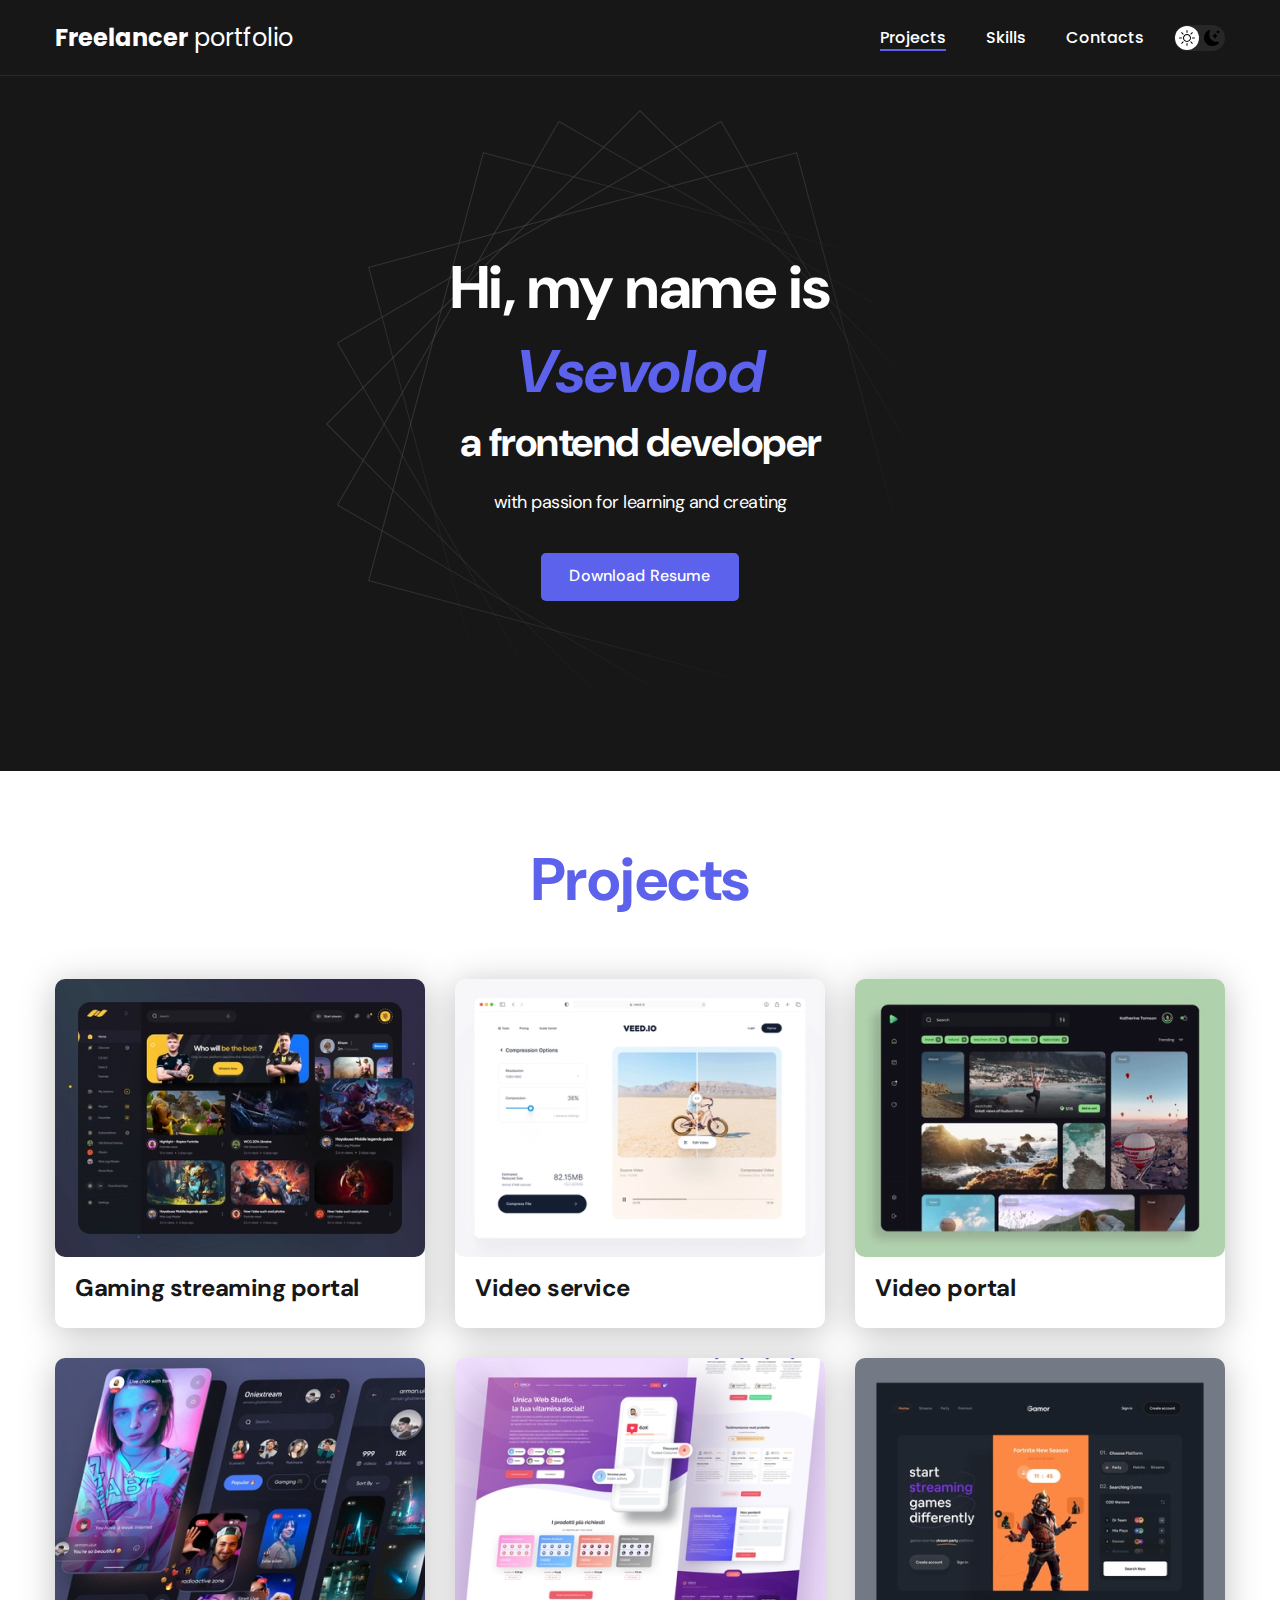
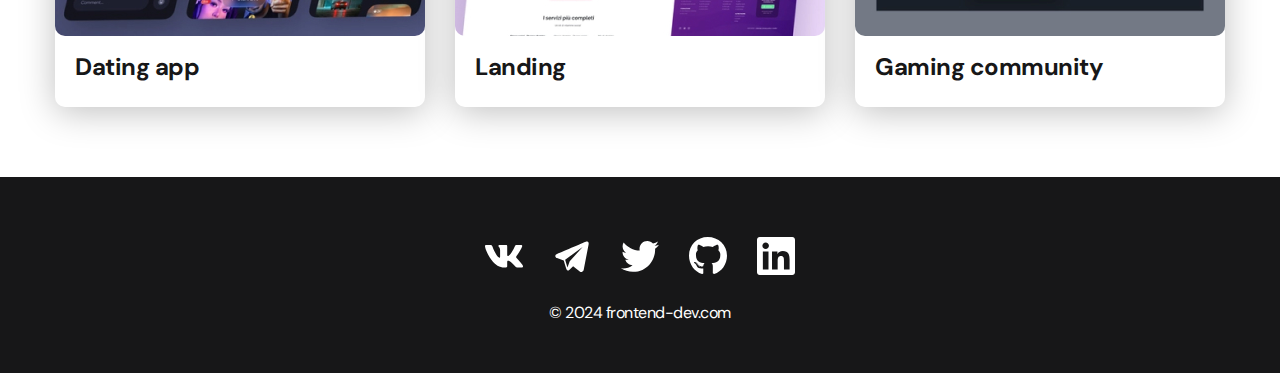
<file: index.html>
<!DOCTYPE html>
<html lang="en">
	<head>
		<meta charset="UTF-8" />
		<meta name="viewport" content="width=device-width, initial-scale=1.0" />
		<title>Freelancer portfolio</title>
		<link
			rel="shortcut icon"
			href="./images/icons/favicon.png"
			type="image/x-icon"
		/>
		<link rel="stylesheet" href="./styles/reset.css" />
		<link rel="stylesheet" href="./styles/main.css" />
		<link rel="stylesheet" href="./styles/media.css" />
	</head>
	<body>
		<nav class="nav">
			<div class="container">
				<div class="nav-row">
					<a href="./index.html" class="logo"
						><strong>Freelancer</strong> portfolio</a>

					<button class="dark-mode-bt">
						<img
							src="./images/icons/sun.svg"
							alt="Light mode"
							class="dark-mode-bt__icon"
						/>
						<img
							src="./images/icons/moon.svg"
							alt="Dark mode"
							class="dark-mode-bt__icon"
						/>
					</button>

					<ul class="nav-list">
						<li class="nav-list__item">
							<a
								href="./index.html"
								class="nav-list__link nav-list__link--active"
								>Projects</a
							>
						</li>
						<li class="nav-list__item">
							<a href="./skills.html" class="nav-list__link">Skills</a>
						</li>
						<li class="nav-list__item">
							<a href="./contacts.html" class="nav-list__link">Contacts</a>
						</li>
					</ul>
				</div>
			</div>
		</nav>

		<header class="header">
			<div class="header__wrapper">
				<h1 class="header__title">
					<strong>Hi, my name is <em>Vsevolod</em></strong
					><br />
					a frontend developer
				</h1>
				<div class="header__text">
					<p>with passion for learning and creating</p>
				</div>
				<a href="#!" class="btn">Download Resume</a>
			</div>
		</header>

		<main class="section">
			<div class="container">
				<h2 class="title-1">Projects</h2>
				<ul class="projects">
					<li class="project">
						<a href="./project-page.html">
							<img
								src="./images/01.jpg"
								alt="Project 01"
								class="project__image"
							/>
							<h3 class="project-title">Gaming streaming portal</h3>
						</a>
					</li>
					<li class="project">
						<a href="./project-page.html">
							<img
								src="./images/02.jpg"
								alt="Project 02"
								class="project__image"
							/>
							<h3 class="project-title">Video service</h3>
						</a>
					</li>
					<li class="project">
						<a href="./project-page.html">
							<img
								src="./images/03.jpg"
								alt="Project 03"
								class="project__image"
							/>
							<h3 class="project-title">Video portal</h3>
						</a>
					</li>
					<li class="project">
						<a href="./project-page.html">
							<img
								src="./images/04.jpg"
								alt="Project 04"
								class="project__image"
							/>
							<h3 class="project-title">Dating app</h3>
						</a>
					</li>
					<li class="project">
						<a href="./project-page.html">
							<img
								src="./images/05.jpg"
								alt="Project 05"
								class="project__image"
							/>
							<h3 class="project-title">Landing</h3>
						</a>
					</li>
					<li class="project">
						<a href="./project-page.html">
							<img
								src="./images/06.jpg"
								alt="Project 06"
								class="project__image"
							/>
							<h3 class="project-title">Gaming community</h3>
						</a>
					</li>
				</ul>
			</div>
		</main>

		<footer class="footer">
			<div class="container">
				<div class="footer__wrapper">
					<ul class="social">
						<li class="social__item">
							<a href="https://vk.com/id566726895"
								><img src="./images/icons/vk.svg" alt="VK"
							/></a>
						</li>
						<li class="social__item">
							<a
								class="social__item-link"
								href="https://web.telegram.org/k/#@rozetked"
								><img class="tg-img" src="images/icons/telegram.svg" alt="tg"
							/></a>
						</li>
						<li class="social__item">
							<a href="#!"
								><img src="./images/icons/twitter.svg" alt="twitter"
							/></a>
						</li>
						<li class="social__item">
							<a href="https://github.com/sewaldo"
								><img src="./images/icons/gitHub.svg" alt="gitHub"
							/></a>
						</li>
						<li class="social__item">
							<a href="#!"
								><img src="./images/icons/linkedIn.svg" alt="VK"
							/></a>
						</li>
					</ul>
					<div class="copyright">
						<p>© 2024 frontend-dev.com</p>
					</div>
				</div>
			</div>
		</footer>

		<script src="./js/main.js"></script>
	</body>
</html>
</file>
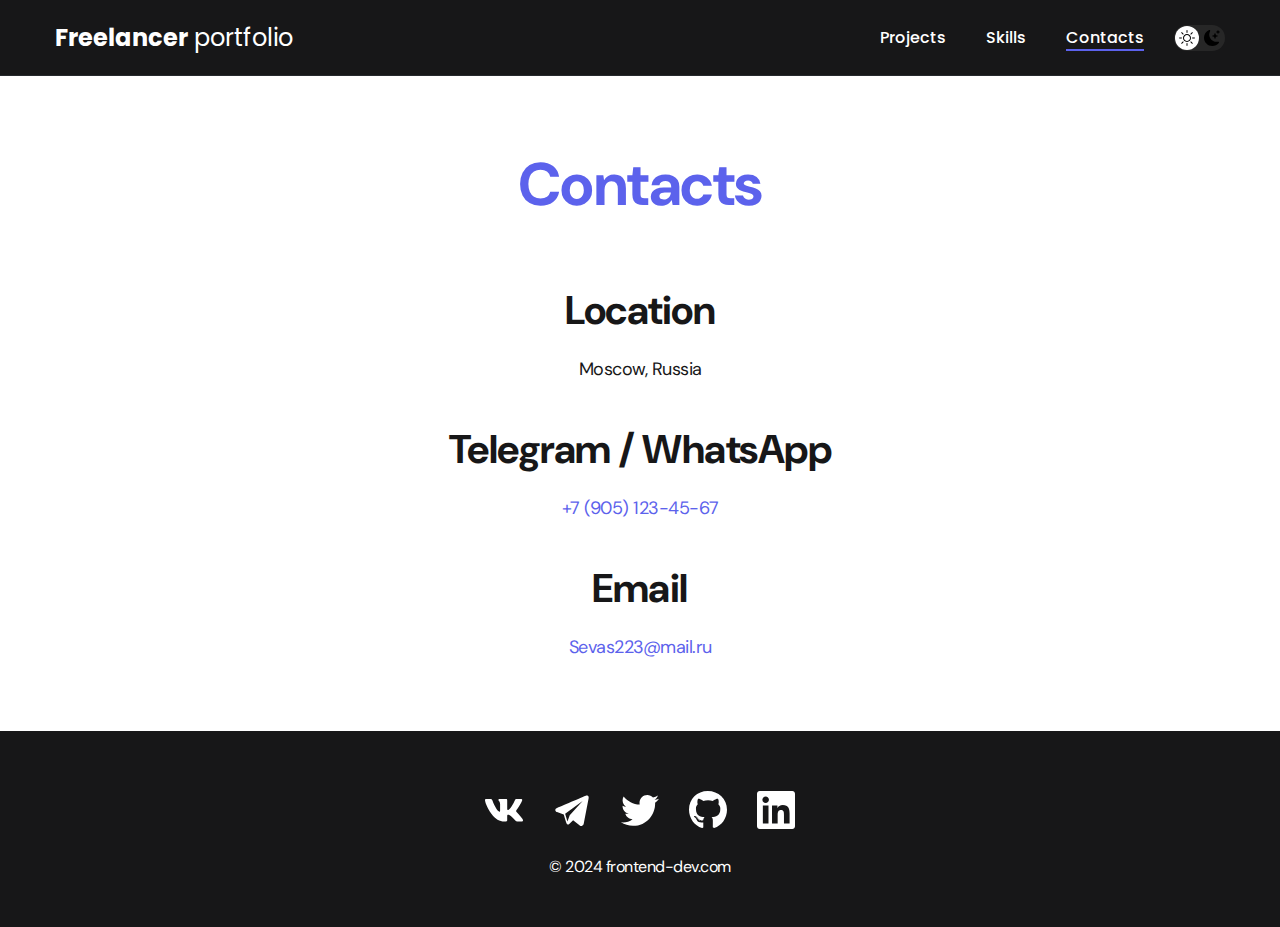
<file: contacts.html>
<!DOCTYPE html>
<html lang="en">
	<head>
		<meta charset="UTF-8" />
		<meta name="viewport" content="width=device-width, initial-scale=1.0" />
		<title>Freelancer portfolio</title>
		<link rel="stylesheet" href="./styles/reset.css" />
		<link rel="stylesheet" href="./styles/main.css" />
		<link rel="stylesheet" href="./styles/media.css" />
	</head>
	<body>

		<nav class="nav">
			<div class="container">
				<div class="nav-row">
					<a href="./index.html" class="logo"
						><strong>Freelancer</strong> portfolio</a>
            <button class="dark-mode-bt">
              <img
                src="./images/icons/sun.svg"
                alt="Light mode"
                class="dark-mode-bt__icon"
              />
              <img
                src="./images/icons/moon.svg"
                alt="Dark mode"
                class="dark-mode-bt__icon"
              />
            </button>
					<ul class="nav-list">
						<li class="nav-list__item">
							<a href="./index.html" class="nav-list__link">Projects</a>
						</li>
						<li class="nav-list__item">
							<a href="./skills.html" class="nav-list__link">Skills</a>
						</li>
						<li class="nav-list__item">
							<a
								href="./contacts.html"
								class="nav-list__link nav-list__link--active"
								>Contacts</a
							>
						</li>
					</ul>
				</div>
			</div>
		</nav>

		<main class="section">
			<div class="container">
				<h1 class="title-1">Contacts</h1>

				<ul class="content-list">
					<li class="content-list__item">
						<h2 class="title-2">Location</h2>

						<p>Moscow, Russia</p>
					</li>
					<li class="content-list__item">
						<h2 class="title-2">Telegram / WhatsApp</h2>

						<p><a href="tel:+79051234567">+7 (905) 123-45-67</a></p>
					</li>
					<li class="content-list__item">
						<h2 class="title-2">Email</h2>

						<p><a href="mailto:Sevas223@mail.ru">Sevas223@mail.ru</a></p>
					</li>
				</ul>
			</div>
		</main>

		<footer class="footer">
			<div class="container">
				<div class="footer__wrapper">
					<ul class="social">
						<li class="social__item">
							<a href="https://vk.com/id566726895"
								><img src="./images/icons/vk.svg" alt="VK"
							/></a>
						</li>
						<li class="social__item">
							<a
								class="social__item-link"
								href="https://web.telegram.org/k/#@rozetked"
								><img class="tg-img" src="images/icons/telegram.svg" alt="tg"
							/></a>
						</li>
						<li class="social__item">
							<a href="#!"
								><img src="./images/icons/twitter.svg" alt="twitter"
							/></a>
						</li>
						<li class="social__item">
							<a href="https://github.com/sewaldo"
								><img src="./images/icons/gitHub.svg" alt="gitHub"
							/></a>
						</li>
						<li class="social__item">
							<a href="#!"
								><img src="./images/icons/linkedIn.svg" alt="VK"
							/></a>
						</li>
					</ul>
					<div class="copyright">
						<p>© 2024 frontend-dev.com</p>
					</div>
				</div>
			</div>
		</footer>

    <script src="./js/main.js"></script>

	</body>
</html>
</file>
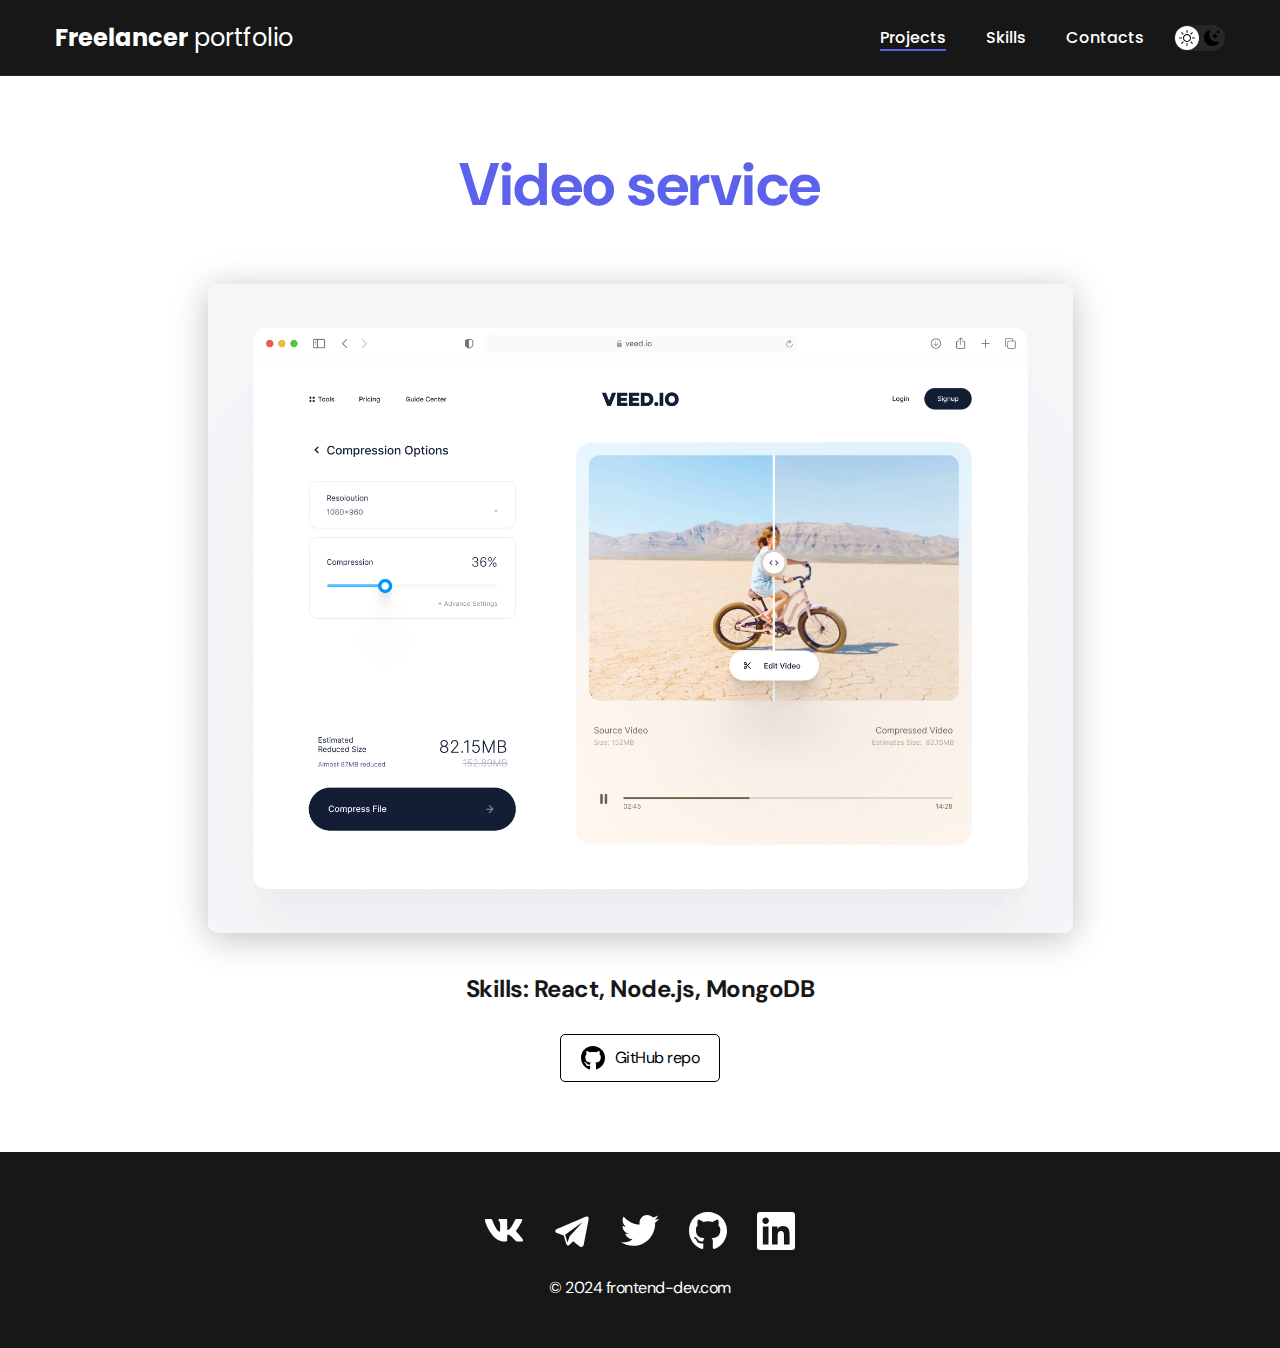
<file: project-page.html>
<!DOCTYPE html>
<html lang="en">
	<head>
		<meta charset="UTF-8" />
		<meta name="viewport" content="width=device-width, initial-scale=1.0" />
		<title>Freelancer portfolio</title>
		<link rel="stylesheet" href="./styles/reset.css" />
		<link rel="stylesheet" href="./styles/main.css" />
		<link rel="stylesheet" href="./styles/media.css" />
	</head>
	<body>

		<nav class="nav">
			<div class="container">
				<div class="nav-row">
					<a href="./index.html" class="logo"
						><strong>Freelancer</strong> portfolio</a
					>
          <button class="dark-mode-bt">
            <img
              src="./images/icons/sun.svg"
              alt="Light mode"
              class="dark-mode-bt__icon"
            />
            <img
              src="./images/icons/moon.svg"
              alt="Dark mode"
              class="dark-mode-bt__icon"
            />
          </button>
					<ul class="nav-list">
						<li class="nav-list__item">
							<a
								href="./index.html"
								class="nav-list__link nav-list__link--active"
								>Projects</a
							>
						</li>
						<li class="nav-list__item">
							<a href="./skills.html" class="nav-list__link">Skills</a>
						</li>
						<li class="nav-list__item">
							<a href="./contacts.html" class="nav-list__link">Contacts</a>
						</li>
					</ul>
				</div>
			</div>
		</nav>

		<main class="section">
			<div class="container">
				<div class="project-details">
					<h1 class="title-1">Video service</h1>

					<img
						src="./images/02-big.jpg"
						alt="Video service"
						class="project-details__image"
					/>

					<div class="project-details__desc">
						<p>Skills: React, Node.js, MongoDB</p>
					</div>
					<a href="#!" class="button-outline">
						<img src="./images/icons/gitHub-black.svg" alt="gitHub-black" />
						GitHub repo
					</a>
				</div>
			</div>
		</main>

		<footer class="footer">
			<div class="container">
				<div class="footer__wrapper">
					<ul class="social">
						<li class="social__item">
							<a href="https://vk.com/id566726895"
								><img src="./images/icons/vk.svg" alt="VK"
							/></a>
						</li>
						<li class="social__item">
							<a
								class="social__item-link"
								href="https://web.telegram.org/k/#@rozetked"
								><img class="tg-img" src="images/icons/telegram.svg" alt="tg"
							/></a>
						</li>
						<li class="social__item">
							<a href="#!"
								><img src="./images/icons/twitter.svg" alt="twitter"
							/></a>
						</li>
						<li class="social__item">
							<a href="https://github.com/sewaldo"
								><img src="./images/icons/gitHub.svg" alt="gitHub"
							/></a>
						</li>
						<li class="social__item">
							<a href="#!"
								><img src="./images/icons/linkedIn.svg" alt="VK"
							/></a>
						</li>
					</ul>
					<div class="copyright">
						<p>© 2024 frontend-dev.com</p>
					</div>
				</div>
			</div>
		</footer>

    <script src="./js/main.js"></script>

	</body>
</html>
</file>
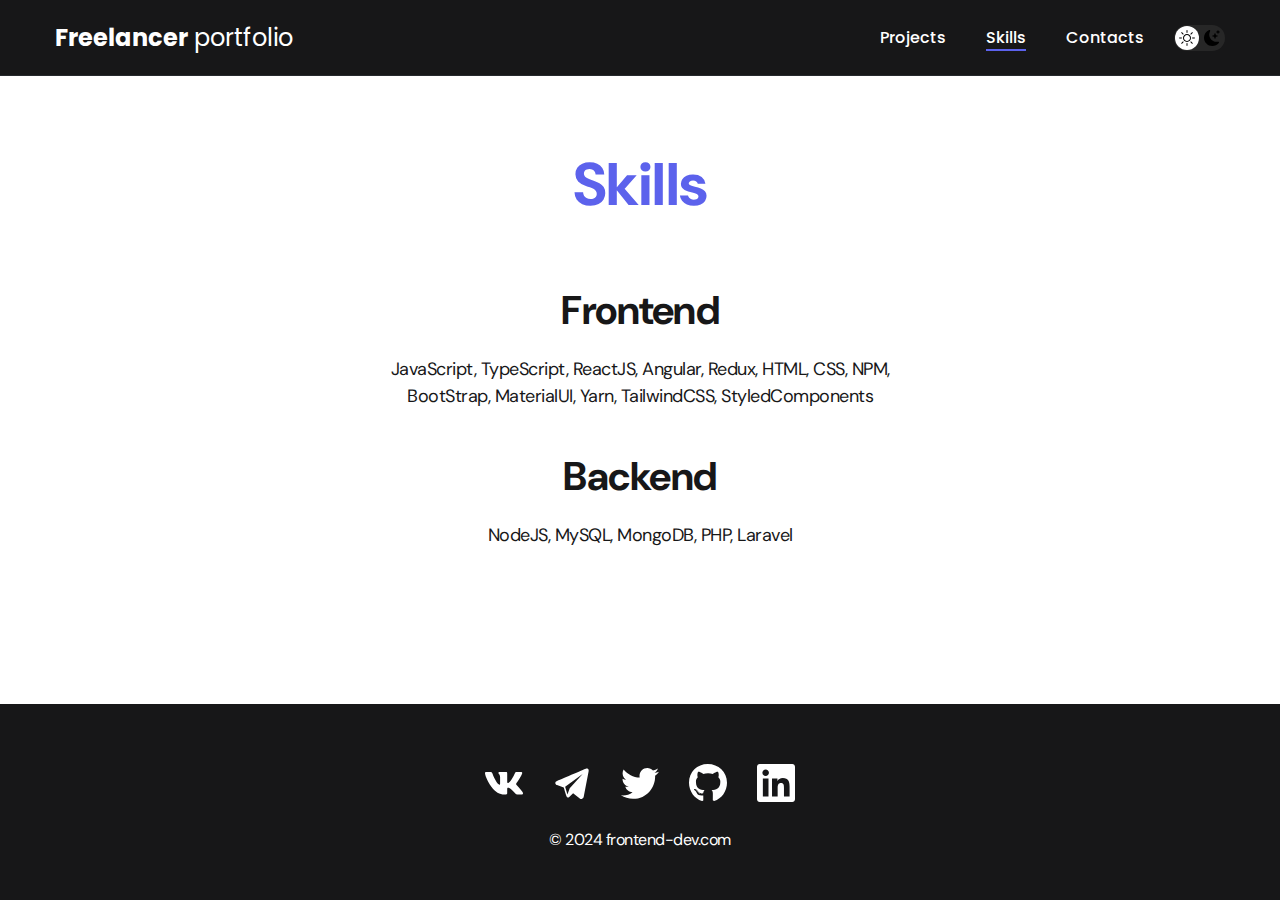
<file: skills.html>
<!DOCTYPE html>
<html lang="en">
	<head>
		<meta charset="UTF-8" />
		<meta name="viewport" content="width=device-width, initial-scale=1.0" />
		<title>Freelancer portfolio</title>
		<link rel="stylesheet" href="./styles/reset.css" />
		<link rel="stylesheet" href="./styles/main.css" />
		<link rel="stylesheet" href="./styles/media.css" />
	</head>
	<body>


		<nav class="nav">
			<div class="container">
				<div class="nav-row">
					<a href="./index.html" class="logo"
						><strong>Freelancer</strong> portfolio</a
					>
          <button class="dark-mode-bt ">
            <img
              src="./images/icons/sun.svg"
              alt="Light mode"
              class="dark-mode-bt__icon"
            />

            <img
              src="./images/icons/moon.svg"
              alt="Dark mode"
              class="dark-mode-bt__icon"
            />
          </button>
					<ul class="nav-list">
						<li class="nav-list__item">
							<a href="./index.html" class="nav-list__link">Projects</a>
						</li>
						<li class="nav-list__item">
							<a
								href="./skills.html"
								class="nav-list__link nav-list__link--active"
								>Skills</a
							>
						</li>
						<li class="nav-list__item">
							<a href="./contacts.html" class="nav-list__link">Contacts</a>
						</li>
					</ul>
				</div>
			</div>
		</nav>

		<main class="section">
			<div class="container">
				<h1 class="title-1">Skills</h1>

				<ul class="content-list">
					<li class="content-list__item">
						<h2 class="title-2">Frontend</h2>

						<p>
							JavaScript, TypeScript, ReactJS, Angular, Redux, HTML, CSS, NPM,
							BootStrap, MaterialUI, Yarn, TailwindCSS, StyledComponents
						</p>
					</li>
					<li class="content-list__item">
						<h2 class="title-2">Backend</h2>

						<p>NodeJS, MySQL, MongoDB, PHP, Laravel</p>
					</li>
				</ul>
			</div>
		</main>

		<footer class="footer">
			<div class="container">
				<div class="footer__wrapper">
					<ul class="social">
						<li class="social__item">
							<a href="https://vk.com/id566726895"
								><img src="./images/icons/vk.svg" alt="VK"
							/></a>
						</li>
						<li class="social__item">
							<a
								class="social__item-link"
								href="https://web.telegram.org/k/#@rozetked"
								><img class="tg-img" src="images/icons/telegram.svg" alt="tg"
							/></a>
						</li>
						<li class="social__item">
							<a href="#!"
								><img src="./images/icons/twitter.svg" alt="twitter"
							/></a>
						</li>
						<li class="social__item">
							<a href="https://github.com/sewaldo"
								><img src="./images/icons/gitHub.svg" alt="gitHub"
							/></a>
						</li>
						<li class="social__item">
							<a href="#!"
								><img src="./images/icons/linkedIn.svg" alt="VK"
							/></a>
						</li>
					</ul>
					<div class="copyright">
						<p>© 2024 frontend-dev.com</p>
					</div>
				</div>
			</div>
		</footer>

    <script src="./js/main.js"></script>

	</body>
</html>
</file>
<file: styles/main.css>
@import url('https://fonts.googleapis.com/css2?family=DM+Sans:ital,opsz,wght@0,9..40,500;1,9..40,500&family=Poppins:wght@400;500;700&display=swap');

/*font-family: "DM Sans", sans-serif;*/
/*font-family: "Poppins", sans-serif;*/

:root {
	--blackpure: #000;
	--black: #171718;
	--black-border: #26292d;
	--white: white;
	--purple: #5c62ec;

	--text-color: var(--black);
	--dark-bg: var(--black);
	--dark-border: var(--black-border);
	--header-text: var(--white);
	--accent: var(--purple);

  /* light mode */
  --page-bg: var(--white);
  --text-color: var(--black);

  --title-1: var(--accent);


  --project-card-bg: var(--white);
  --project-card-text: var(--black);

  --box-shadow:  0 5px 35px rgba(0, 0, 0, 0.25);

}

.dark {
  /* dark mode */
  --page-bg: #252526;
  --text-color: var(--white);
  --title-1: var(--white);

  --project-card-bg: var(--black);
  --project-card-text: var(--white);

  --box-shadow:  0 5px 35px rgba(0, 0, 0, 0.8);
}

html,
body {
	font-family: 'DM Sans', sans-serif;
	letter-spacing: -0.5px;
	color: var(--text-color);
	min-height: 100vh;
	display: flex;
	flex-direction: column;

  background-color: var(--page-bg);
  color: var(--text-color);
}

/* General */

.container {
	margin: 0 auto;
	padding: 0 15px;
	max-width: 1200px;
}

.section {
	padding: 70px 0;
}

.title-1 {
	margin-bottom: 60px;
	font-size: 60px;
	font-weight: 700;
	line-height: 1.3;
	color: var(--title-1);
	text-align: center;
}

.title-2 {
	margin-bottom: 20px;
	font-size: 40px;
	line-height: 1.3;
	font-weight: 700;
}

/*navigation*/

.nav {
	padding: 20px 0;
	border-bottom: 1px solid var(--dark-border);
	background-color: var(--dark-bg);
	color: var(--header-text);
	letter-spacing: normal;
}

.nav-row {
	display: flex;
	justify-content: flex-end;
	align-items: center;
	column-gap: 30px;
	row-gap: 20px;
	flex-wrap: wrap;
}

.logo {
	margin-right: auto;
	color: var(--header-text);
	font-size: 24px;
	font-family: 'Poppins', sans-serif;
}

.logo strong {
	font-weight: 700;
}

.nav-list {
	display: flex;
	flex-wrap: wrap;
	row-gap: 10px;
	align-items: center;
	column-gap: 40px;
	font-size: 16px;
	font-weight: 500;
	font-family: 'Poppins', sans-serif;
}

.nav-list__link {
	color: var(--header-text);
	transition: opacity 0.2s ease-in;
}

.nav-list__link:hover {
	opacity: 0.9;
}

.nav-list__link--active {
	position: relative;
}

.nav-list__link--active::before {
	content: '';
	position: absolute;
	left: 0;
	top: 100%;
	display: block;
	height: 2px;
	width: 100%;
	background-color: var(--accent);
}

/* Dark btn */

.dark-mode-bt {
	order: 1;
	position: relative;
	display: flex;
	justify-content: space-between;
	height: 26px;
	width: 51px;
	border-radius: 50px;
	padding: 5px;
	background-color: #272727;
}

.dark-mode-bt::before {
	position: absolute;
	top: 1px;
	left: 1px;
	content: '';
	display: block;
	width: 24px;
	height: 24px;
	border-radius: 50%;
	background-color: var(--white);

	transition: left 0.2s ease-in;
}

.dark-mode-bt__icon {
	position: relative;
	z-index: 9;
}

.dark-mode-bt--active::before {
	left: 26px;
}

/*header*/

.header {
	padding: 40px 0;
	min-height: 695px;
	display: flex;
	justify-content: center;
	align-items: center;
	background-color: var(--dark-bg);
	background-image: url('./../images/Header-bg.png');
	background-repeat: no-repeat;
	background-size: auto;
	background-position: center;
	color: var(--header-text);
	text-align: center;
}

.header__wrapper {
	padding: 0 15px;
	max-width: 660px;
}

.header__title {
	margin-bottom: 20px;
	font-size: 40px;
	font-weight: 700;
	line-height: 1.4;
}

.header__title em {
	color: var(--accent);
}

.header__title strong {
	font-size: 60px;
	font-weight: 700;
}

.header__text {
	margin-bottom: 40px;
	font-size: 18px;
	line-height: 1.333;
}

.header__text p + p {
	margin-top: 1em;
}

/* button */
.btn {
	display: inline-block;
	height: 48px;
	padding: 12px 28px;
	border-radius: 5px;
	background-color: var(--accent);
	color: var(--white);
	letter-spacing: 0.15px;
	font-size: 16px;
	font-weight: 500;

	transition: opacity 0.2s ease-in;
}

.btn:hover {
	opacity: 0.9;
}

.btn:active {
	position: relative;
	top: 2px;
}

/* Projects */

.projects {
	display: flex;
	justify-content: center;
	flex-wrap: wrap;
	column-gap: 30px;
	row-gap: 30px;
}

.project {
	max-width: 370px;
	background-color: var(--project-card-bg);
	box-shadow: var(--box-shadow);
	border-radius: 10px;


}

.project__image {
	border-radius: 10px;
}

.project-title {
	padding: 15px 20px 25px;
	font-weight: 700;
	font-size: 24px;
	line-height: 130%;
  color: var(--project-card-text);
}

.project a {
	color: var(--black);
}

/* Project details */

.project-details {
	margin: 0 auto;
	max-width: 865px;

	display: flex;
	flex-direction: column;
	align-items: center;
}

.project-details__image {
	max-width: 100%;
	margin-bottom: 40px;
	box-shadow: 0 5px 35px rgba(0, 0, 0, 0.25);
	border-radius: 10px;
}

.project-details__desc {
	margin-bottom: 30px;

	font-weight: 700;
	font-size: 24px;
	line-height: 130%;
	text-align: center;
}

.button-outline {
	display: flex;
	height: 48px;
	padding: 12px 20px;
	column-gap: 10px;
	align-items: center;
	border-radius: 5px;
	border: 1px solid var(--blackpure);
  background-color: var(--white);
	color: var(--blackpure);


  transition: opacity 0.2s ease-in;
}

.button-outline:hover {
	opacity: 0.7;
}

.button-outline:active {
	position: relative;
	top: 2px;
}

/* Content list */

.content-list {
	margin: 0 auto;
	max-width: 570px;
	display: flex;
	flex-direction: column;
	align-items: center;
	row-gap: 40px;
	text-align: center;
}

.content-list a {
	color: var(--accent);
}

.content-list__item {
	font-size: 18px;
	line-height: 1.5;
}

/* footer */

.footer {
	margin-top: auto;
	background-color: var(--dark-bg);
	padding: 60px 0 50px;
	color: var(--header-text);
}

.footer__wrapper {
	display: flex;
	flex-direction: column;
	align-items: center;
	row-gap: 27px;
}

.social {
	display: flex;
	column-gap: 30px;
	align-items: center;
}

.copyright {
	font-size: 16px;
}

.copyright p + p {
	margin-top: 0.5em;
}

.tg-img {
	fill: var(--white);
	transition: all 0.3s;
}

.social__item-link:hover {
	fill: var(--accent);
}
</file>
<file: styles/media.css>
@media (max-width: 620px) {
	.header {
		min-height: unset;
	}

	.header__title {
		font-size: 30px;
	}

	.header__title strong {
		font-size: 40px;
	}

  .nav-row {
    justify-content: space-between;
  }

.dark-mode-bt {
  order: 0;
}

	.section {
		padding: 40px 0;
	}

	.title-1 {
		margin-bottom: 30px;
		font-size: 40px;
	}

	.title-2 {
		margin-bottom: 10px;
		font-size: 30px;
	}

	.project-title {
		font-size: 22px;
	}

	.project-details__desc {
		margin-bottom: 20px;
		font-size: 22px;
	}

	.footer {
		padding: 40px 0 30px;
	}

	.social {
		column-gap: 20px;
	}

	.social__item {
		width: 28px;
	}

	.footer__wrapper {
		row-gap: 20px;
	}

	.content-list {
		row-gap: 20px;
	}

	.content-list__item {
		font-size: 16px;
	}
}
</file>
